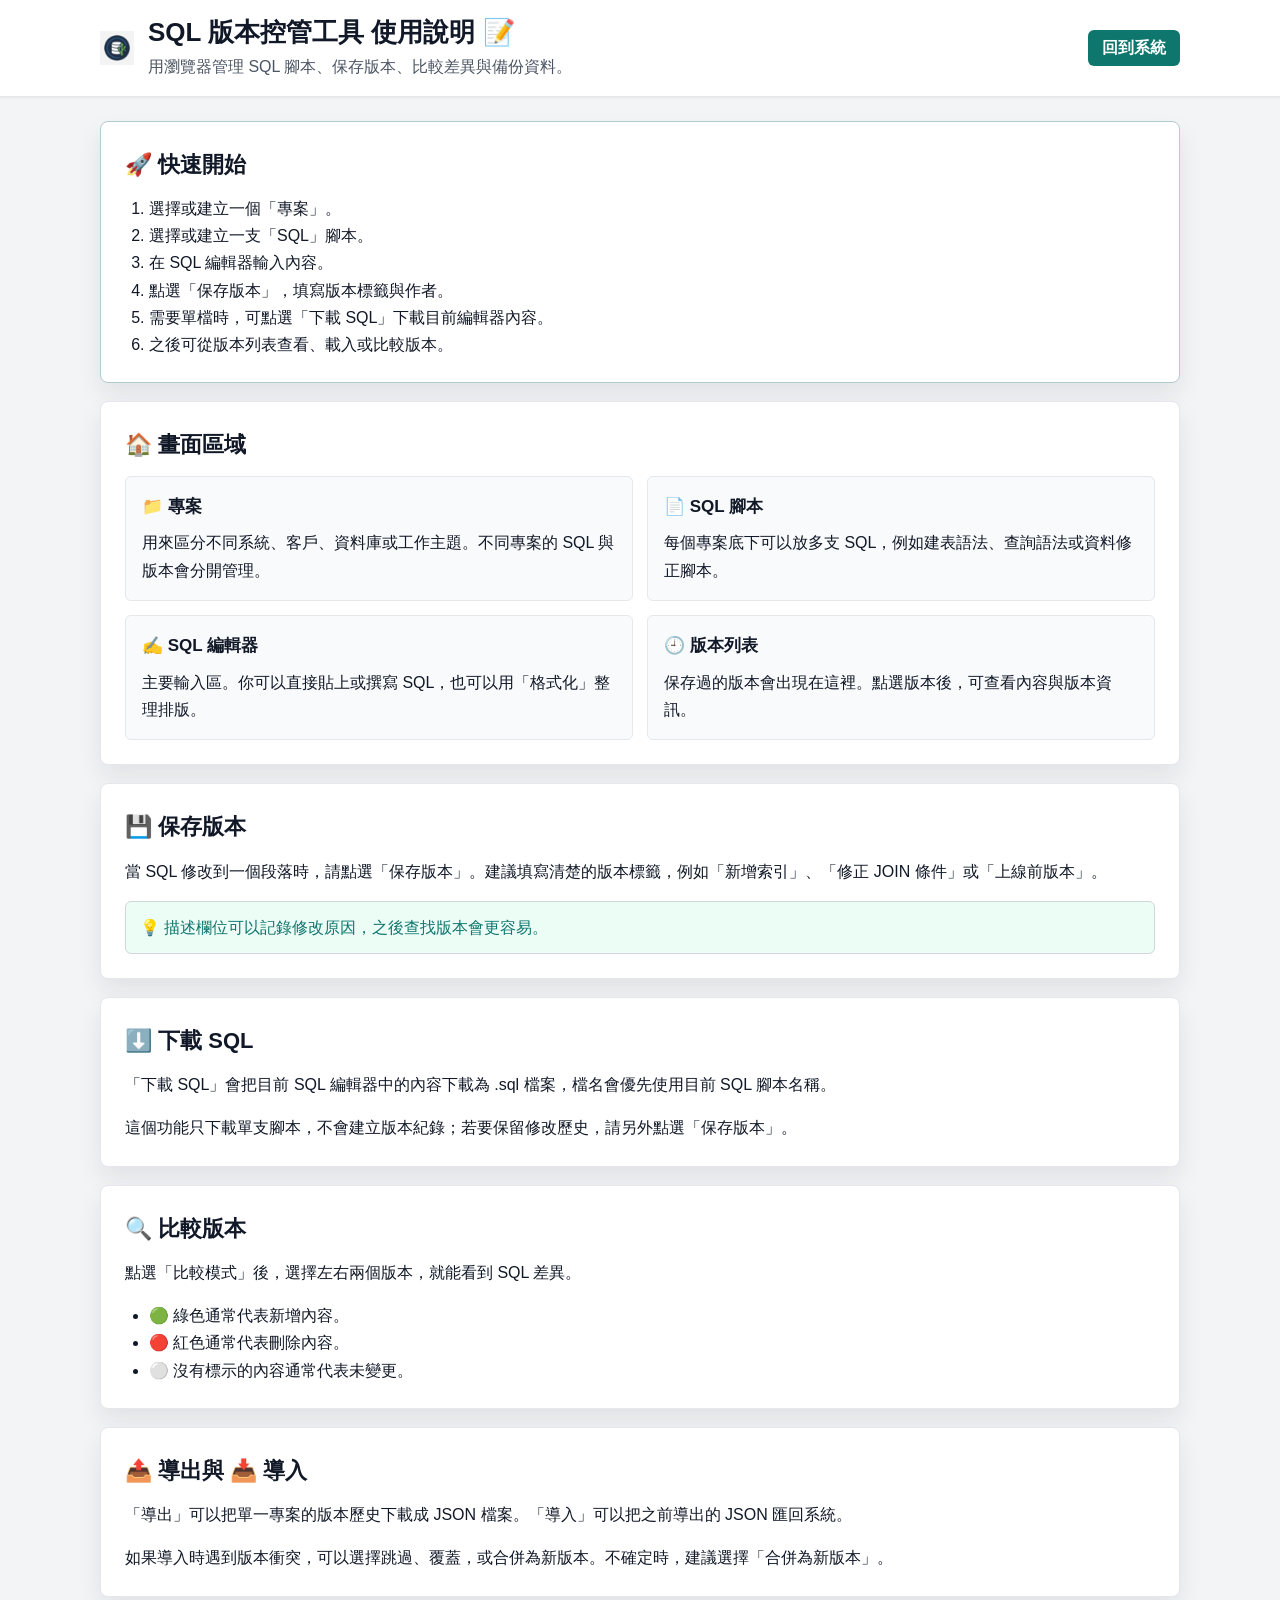
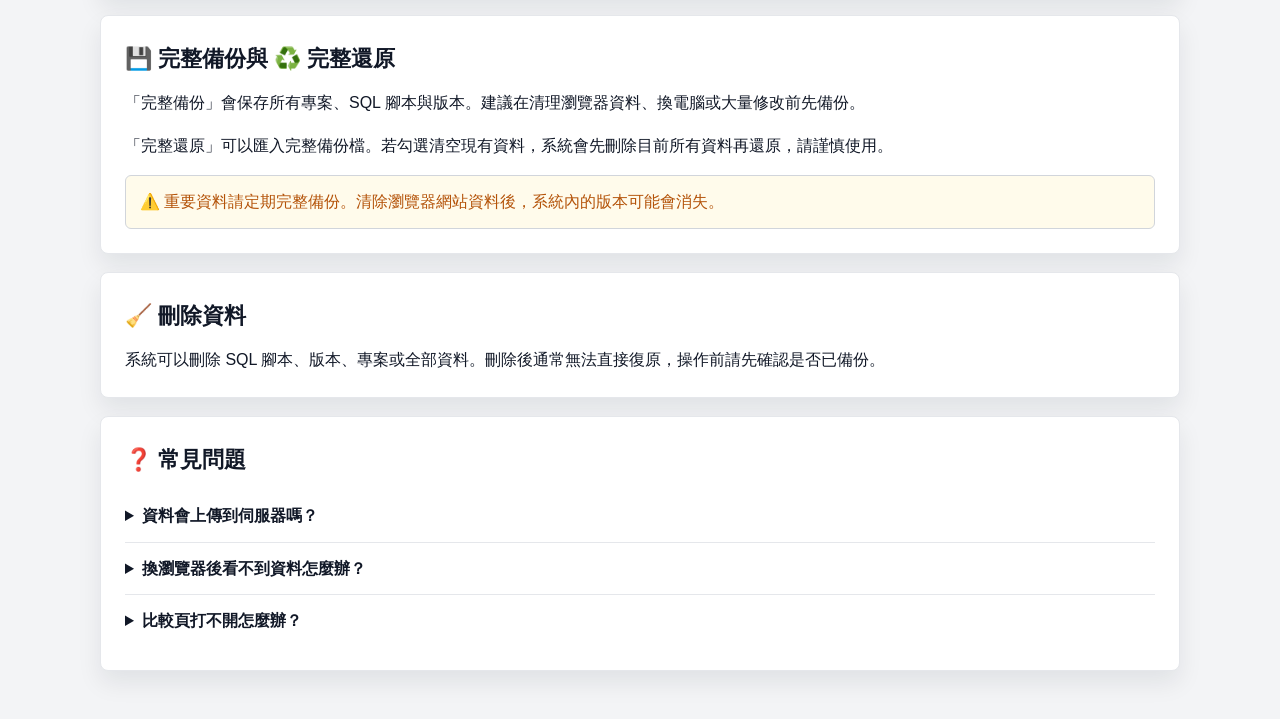
<file: help.html>
<!DOCTYPE html>
<html lang="zh-TW">
<head>
  <meta charset="UTF-8">
  <meta name="viewport" content="width=device-width, initial-scale=1.0">
  <title>SQL 版本控管工具｜使用說明</title>
  <link rel="stylesheet" href="css/help.css">
</head>
<body>
  <header class="help-header">
    <div class="help-header-inner">
      <div class="brand">
        <img src="img/logo.png" alt="SQL 版本控管工具 Logo">
        <div>
          <h1>SQL 版本控管工具 使用說明 📝</h1>
          <p>用瀏覽器管理 SQL 腳本、保存版本、比較差異與備份資料。</p>
        </div>
      </div>
      <a class="back-link" href="index.html">回到系統</a>
    </div>
  </header>

  <main class="help-main">
    <section class="quick-start">
      <h2>🚀 快速開始</h2>
      <ol>
        <li>選擇或建立一個「專案」。</li>
        <li>選擇或建立一支「SQL」腳本。</li>
        <li>在 SQL 編輯器輸入內容。</li>
        <li>點選「保存版本」，填寫版本標籤與作者。</li>
        <li>需要單檔時，可點選「下載 SQL」下載目前編輯器內容。</li>
        <li>之後可從版本列表查看、載入或比較版本。</li>
      </ol>
    </section>

    <section>
      <h2>🏠 畫面區域</h2>
      <div class="feature-grid">
        <article>
          <h3>📁 專案</h3>
          <p>用來區分不同系統、客戶、資料庫或工作主題。不同專案的 SQL 與版本會分開管理。</p>
        </article>
        <article>
          <h3>📄 SQL 腳本</h3>
          <p>每個專案底下可以放多支 SQL，例如建表語法、查詢語法或資料修正腳本。</p>
        </article>
        <article>
          <h3>✍️ SQL 編輯器</h3>
          <p>主要輸入區。你可以直接貼上或撰寫 SQL，也可以用「格式化」整理排版。</p>
        </article>
        <article>
          <h3>🕘 版本列表</h3>
          <p>保存過的版本會出現在這裡。點選版本後，可查看內容與版本資訊。</p>
        </article>
      </div>
    </section>

    <section>
      <h2>💾 保存版本</h2>
      <p>當 SQL 修改到一個段落時，請點選「保存版本」。建議填寫清楚的版本標籤，例如「新增索引」、「修正 JOIN 條件」或「上線前版本」。</p>
      <div class="tip">💡 描述欄位可以記錄修改原因，之後查找版本會更容易。</div>
    </section>

    <section>
      <h2>⬇️ 下載 SQL</h2>
      <p>「下載 SQL」會把目前 SQL 編輯器中的內容下載為 .sql 檔案，檔名會優先使用目前 SQL 腳本名稱。</p>
      <p>這個功能只下載單支腳本，不會建立版本紀錄；若要保留修改歷史，請另外點選「保存版本」。</p>
    </section>

    <section>
      <h2>🔍 比較版本</h2>
      <p>點選「比較模式」後，選擇左右兩個版本，就能看到 SQL 差異。</p>
      <ul>
        <li>🟢 綠色通常代表新增內容。</li>
        <li>🔴 紅色通常代表刪除內容。</li>
        <li>⚪ 沒有標示的內容通常代表未變更。</li>
      </ul>
    </section>

    <section>
      <h2>📤 導出與 📥 導入</h2>
      <p>「導出」可以把單一專案的版本歷史下載成 JSON 檔案。「導入」可以把之前導出的 JSON 匯回系統。</p>
      <p>如果導入時遇到版本衝突，可以選擇跳過、覆蓋，或合併為新版本。不確定時，建議選擇「合併為新版本」。</p>
    </section>

    <section>
      <h2>💾 完整備份與 ♻️ 完整還原</h2>
      <p>「完整備份」會保存所有專案、SQL 腳本與版本。建議在清理瀏覽器資料、換電腦或大量修改前先備份。</p>
      <p>「完整還原」可以匯入完整備份檔。若勾選清空現有資料，系統會先刪除目前所有資料再還原，請謹慎使用。</p>
      <div class="warning">⚠️ 重要資料請定期完整備份。清除瀏覽器網站資料後，系統內的版本可能會消失。</div>
    </section>

    <section>
      <h2>🧹 刪除資料</h2>
      <p>系統可以刪除 SQL 腳本、版本、專案或全部資料。刪除後通常無法直接復原，操作前請先確認是否已備份。</p>
    </section>

    <section>
      <h2>❓ 常見問題</h2>
      <details>
        <summary>資料會上傳到伺服器嗎？</summary>
        <p>不會。資料主要保存在目前瀏覽器本機。</p>
      </details>
      <details>
        <summary>換瀏覽器後看不到資料怎麼辦？</summary>
        <p>不同瀏覽器的本機資料不會自動共用。請先在原瀏覽器做完整備份，再到新瀏覽器完整還原。</p>
      </details>
      <details>
        <summary>比較頁打不開怎麼辦？</summary>
        <p>請先確認已保存至少兩個版本，並使用本機伺服器開啟系統，不要直接用 file:// 開啟。</p>
      </details>
    </section>
  </main>
</body>
</html>
</file>
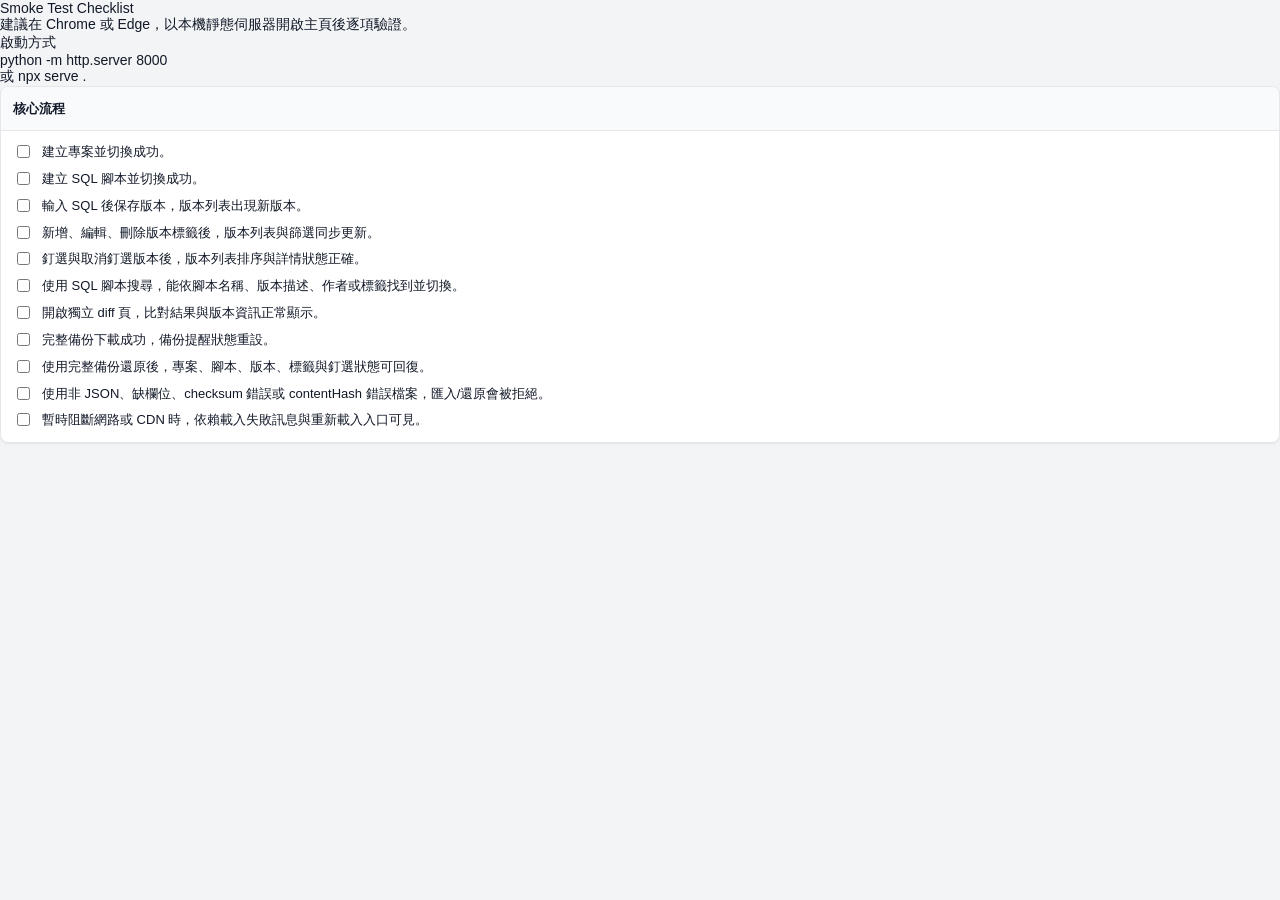
<file: smoke-test.html>
<!DOCTYPE html>
<html lang="zh-TW">
<head>
  <meta charset="UTF-8">
  <meta name="viewport" content="width=device-width, initial-scale=1.0">
  <title>SQLScriptManage Smoke Test Checklist</title>
  <link rel="stylesheet" href="css/styles.css">
</head>
<body>
  <main class="diff-page">
    <section class="summary-panel">
      <div class="version-meta">
        <div class="title">Smoke Test Checklist</div>
        <div>建議在 Chrome 或 Edge，以本機靜態伺服器開啟主頁後逐項驗證。</div>
      </div>
      <div class="version-meta">
        <div class="title">啟動方式</div>
        <div>python -m http.server 8000</div>
        <div>或 npx serve .</div>
      </div>
    </section>

    <section class="card">
      <div class="card-header">
        <h3>核心流程</h3>
      </div>
      <div class="card-body">
        <label class="checkbox-label"><input type="checkbox"><span>建立專案並切換成功。</span></label>
        <label class="checkbox-label"><input type="checkbox"><span>建立 SQL 腳本並切換成功。</span></label>
        <label class="checkbox-label"><input type="checkbox"><span>輸入 SQL 後保存版本，版本列表出現新版本。</span></label>
        <label class="checkbox-label"><input type="checkbox"><span>新增、編輯、刪除版本標籤後，版本列表與篩選同步更新。</span></label>
        <label class="checkbox-label"><input type="checkbox"><span>釘選與取消釘選版本後，版本列表排序與詳情狀態正確。</span></label>
        <label class="checkbox-label"><input type="checkbox"><span>使用 SQL 腳本搜尋，能依腳本名稱、版本描述、作者或標籤找到並切換。</span></label>
        <label class="checkbox-label"><input type="checkbox"><span>開啟獨立 diff 頁，比對結果與版本資訊正常顯示。</span></label>
        <label class="checkbox-label"><input type="checkbox"><span>完整備份下載成功，備份提醒狀態重設。</span></label>
        <label class="checkbox-label"><input type="checkbox"><span>使用完整備份還原後，專案、腳本、版本、標籤與釘選狀態可回復。</span></label>
        <label class="checkbox-label"><input type="checkbox"><span>使用非 JSON、缺欄位、checksum 錯誤或 contentHash 錯誤檔案，匯入/還原會被拒絕。</span></label>
        <label class="checkbox-label"><input type="checkbox"><span>暫時阻斷網路或 CDN 時，依賴載入失敗訊息與重新載入入口可見。</span></label>
      </div>
    </section>
  </main>
</body>
</html>
</file>
<file: css/help.css>
:root {
  --primary: #7c3aed;
  --accent: #0f766e;
  --bg-page: #f3f4f6;
  --bg-surface: #ffffff;
  --bg-subtle: #f9fafb;
  --text-primary: #111827;
  --text-secondary: #4b5563;
  --text-muted: #6b7280;
  --border-light: #e5e7eb;
  --border-strong: #d1d5db;
  --success-bg: #ecfdf5;
  --warning-bg: #fffbeb;
  --warning: #b45309;
  --radius-md: 6px;
  --radius-lg: 8px;
  --shadow-sm: 0 1px 2px rgba(15, 23, 42, 0.06);
  --shadow-md: 0 12px 24px rgba(15, 23, 42, 0.08);
  --font-family: Inter, -apple-system, BlinkMacSystemFont, "Segoe UI", "Helvetica Neue", Arial, sans-serif;
}

* {
  box-sizing: border-box;
}

body {
  margin: 0;
  background: var(--bg-page);
  color: var(--text-primary);
  font-family: var(--font-family);
  font-size: 16px;
  line-height: 1.7;
}

.help-header {
  position: sticky;
  top: 0;
  z-index: 10;
  background: rgba(255, 255, 255, 0.96);
  border-bottom: 1px solid var(--border-light);
  box-shadow: var(--shadow-sm);
}

.help-header-inner {
  display: flex;
  align-items: center;
  justify-content: space-between;
  gap: 20px;
  width: min(1080px, calc(100% - 32px));
  margin: 0 auto;
  padding: 16px 0;
}

.brand {
  display: flex;
  align-items: center;
  gap: 14px;
  min-width: 0;
}

.brand img {
  width: auto;
  height: 34px;
}

h1,
h2,
h3,
p {
  margin-top: 0;
}

h1 {
  margin-bottom: 4px;
  font-size: 26px;
  line-height: 1.25;
}

.brand p {
  margin-bottom: 0;
  color: var(--text-secondary);
}

.back-link {
  flex: 0 0 auto;
  display: inline-flex;
  align-items: center;
  min-height: 36px;
  padding: 0 14px;
  color: #ffffff;
  text-decoration: none;
  background: var(--accent);
  border-radius: var(--radius-md);
  font-weight: 700;
}

.back-link:hover {
  background: #115e59;
}

.help-main {
  width: min(1080px, calc(100% - 32px));
  margin: 24px auto 48px;
}

section {
  margin-bottom: 18px;
  padding: 24px;
  background: var(--bg-surface);
  border: 1px solid var(--border-light);
  border-radius: var(--radius-lg);
  box-shadow: var(--shadow-md);
}

.quick-start {
  border-color: color-mix(in srgb, var(--accent) 24%, var(--border-light));
}

h2 {
  margin-bottom: 12px;
  font-size: 22px;
}

h3 {
  margin-bottom: 8px;
  font-size: 17px;
}

ol,
ul {
  margin: 0;
  padding-left: 24px;
}

.feature-grid {
  display: grid;
  grid-template-columns: repeat(2, minmax(0, 1fr));
  gap: 14px;
}

article {
  padding: 16px;
  background: var(--bg-subtle);
  border: 1px solid var(--border-light);
  border-radius: var(--radius-md);
}

article p,
section > p:last-child,
details p {
  margin-bottom: 0;
}

.tip,
.warning {
  margin-top: 14px;
  padding: 12px 14px;
  border-radius: var(--radius-md);
  border: 1px solid var(--border-strong);
}

.tip {
  background: var(--success-bg);
  color: var(--accent);
}

.warning {
  background: var(--warning-bg);
  color: var(--warning);
}

details {
  padding: 12px 0;
  border-top: 1px solid var(--border-light);
}

details:first-of-type {
  border-top: none;
}

summary {
  cursor: pointer;
  color: var(--text-primary);
  font-weight: 700;
}

summary:hover {
  color: var(--primary);
}

@media (max-width: 720px) {
  .help-header-inner,
  .brand {
    align-items: flex-start;
    flex-direction: column;
  }

  .help-header {
    position: static;
  }

  h1 {
    font-size: 22px;
  }

  .feature-grid {
    grid-template-columns: 1fr;
  }

  section {
    padding: 18px;
  }
}
</file>
<file: css/styles.css>
/* SQL version management app */

:root {
  --primary: #7c3aed;
  --primary-hover: #6d28d9;
  --primary-soft: #f3e8ff;
  --primary-button-bg: #ede9fe;
  --primary-button-hover: #ddd6fe;
  --primary-button-text: #4c1d95;
  --accent: #0f766e;
  --bg-page: #f3f4f6;
  --bg-surface: #ffffff;
  --bg-subtle: #f9fafb;
  --bg-raised: #ffffff;
  --text-primary: #111827;
  --text-secondary: #4b5563;
  --text-muted: #6b7280;
  --text-inverse: #ffffff;
  --border-light: #e5e7eb;
  --border-strong: #d1d5db;
  --success: #15803d;
  --success-bg: #ecfdf5;
  --warning: #b45309;
  --warning-bg: #fffbeb;
  --error: #dc2626;
  --error-bg: #fef2f2;
  --info: #7c3aed;
  --info-bg: #f3e8ff;
  --shadow-sm: 0 1px 2px rgba(15, 23, 42, 0.06);
  --shadow-md: 0 12px 24px rgba(15, 23, 42, 0.08);
  --shadow-lg: 0 24px 48px rgba(15, 23, 42, 0.16);
  --radius-sm: 4px;
  --radius-md: 6px;
  --radius-lg: 8px;
  --font-family: Inter, -apple-system, BlinkMacSystemFont, "Segoe UI", "Helvetica Neue", Arial, sans-serif;
  --mono-font: "SFMono-Regular", Consolas, "Liberation Mono", Menlo, monospace;
}

[data-theme="dark"] {
  --primary: #c4b5fd;
  --primary-hover: #ddd6fe;
  --primary-soft: #312e81;
  --primary-button-bg: #4c1d95;
  --primary-button-hover: #5b21b6;
  --primary-button-text: #f5f3ff;
  --accent: #2dd4bf;
  --bg-page: #0f172a;
  --bg-surface: #111827;
  --bg-subtle: #1f2937;
  --bg-raised: #182235;
  --text-primary: #f9fafb;
  --text-secondary: #d1d5db;
  --text-muted: #9ca3af;
  --text-inverse: #0f172a;
  --border-light: #263244;
  --border-strong: #374151;
  --success: #4ade80;
  --success-bg: #052e16;
  --warning: #fbbf24;
  --warning-bg: #451a03;
  --error: #f87171;
  --error-bg: #450a0a;
  --info: #c4b5fd;
  --info-bg: #312e81;
  --shadow-sm: 0 1px 2px rgba(0, 0, 0, 0.35);
  --shadow-md: 0 12px 24px rgba(0, 0, 0, 0.35);
  --shadow-lg: 0 24px 48px rgba(0, 0, 0, 0.45);
}

* {
  box-sizing: border-box;
}

html,
body {
  width: 100%;
  height: 100%;
  margin: 0;
}

body {
  display: flex;
  flex-direction: column;
  overflow: hidden;
  background: var(--bg-page);
  color: var(--text-primary);
  font-family: var(--font-family);
  font-size: 14px;
  letter-spacing: 0;
}

button,
input,
select,
textarea {
  font: inherit;
}

button,
select {
  cursor: pointer;
}

.navbar {
  position: relative;
  flex: 0 0 auto;
  z-index: 100;
  display: grid;
  grid-template-columns: minmax(420px, 1.3fr) minmax(380px, 1fr) minmax(360px, 1.1fr);
  align-items: center;
  gap: 16px;
  min-height: 0;
  padding: 10px 16px;
  background: var(--bg-surface);
  border-bottom: 1px solid var(--border-light);
  box-shadow: var(--shadow-sm);
}

.navbar-left,
.navbar-center,
.navbar-right,
.center-actions,
.scope-selectors,
.project-selector,
.script-selector,
.brand-panel,
.logo-section {
  display: flex;
  align-items: center;
  min-width: 0;
}

.navbar-left {
  gap: 20px;
  align-items: flex-start;
}

.navbar-center {
  justify-content: center;
}

.navbar-right {
  justify-content: flex-end;
  gap: 8px;
  flex-wrap: wrap;
}

.brand-panel {
  flex: 0 0 178px;
  flex-direction: column;
  align-items: stretch;
  gap: 8px;
}

.logo-section {
  flex: 0 0 auto;
  gap: 10px;
  min-height: 34px;
}

.logo-image {
  width: auto;
  height: 22px;
  display: block;
  object-fit: contain;
}

.app-title {
  margin: 0;
  color: var(--text-primary);
  font-size: 18px;
  font-weight: 700;
  white-space: nowrap;
}

.scope-selectors {
  flex: 1 1 auto;
  flex-direction: column;
  align-items: stretch;
  gap: 6px;
  min-width: 280px;
}

.project-selector,
.script-selector {
  flex: 1 1 auto;
  gap: 8px;
  min-width: 0;
}

.project-selector label,
.script-selector label {
  color: var(--text-muted);
  font-size: 12px;
  font-weight: 700;
  text-transform: uppercase;
}

.project-select,
.version-select,
.form-input,
.form-textarea,
.search-input,
.filter-input,
.filter-select,
.info-input {
  min-width: 0;
  color: var(--text-primary);
  background: var(--bg-surface);
  border: 1px solid var(--border-strong);
  border-radius: var(--radius-md);
  transition: border-color 0.15s ease, box-shadow 0.15s ease, background 0.15s ease;
}

.project-select {
  flex: 1;
  height: 34px;
  padding: 0 34px 0 10px;
  font-size: 13px;
}

.form-input,
.form-textarea {
  width: 100%;
  padding: 9px 10px;
  font-size: 13px;
}

.form-textarea {
  min-height: 96px;
  resize: vertical;
}

.project-select:focus,
.version-select:focus,
.form-input:focus,
.form-textarea:focus,
.search-input:focus,
.filter-input:focus,
.filter-select:focus,
.info-input:focus {
  outline: none;
  border-color: var(--primary);
  box-shadow: 0 0 0 3px color-mix(in srgb, var(--primary) 18%, transparent);
}

.btn {
  display: inline-flex;
  align-items: center;
  justify-content: center;
  gap: 7px;
  min-height: 34px;
  padding: 0 12px;
  border: 1px solid transparent;
  border-radius: var(--radius-md);
  background: transparent;
  color: var(--text-primary);
  font-size: 13px;
  font-weight: 650;
  line-height: 1;
  text-decoration: none;
  white-space: nowrap;
  flex: 0 0 auto;
  transition: background 0.15s ease, border-color 0.15s ease, color 0.15s ease, box-shadow 0.15s ease;
}

.btn:hover {
  background: var(--bg-subtle);
}

.btn .icon {
  display: inline-flex;
  align-items: center;
  justify-content: center;
  min-width: 16px;
  font-size: 15px;
  line-height: 1;
}

.btn-primary,
.btn-action {
  color: var(--primary-button-text);
  background: var(--primary-button-bg);
  border-color: color-mix(in srgb, var(--primary) 26%, var(--border-light));
  box-shadow: var(--shadow-sm);
}

.btn-primary:hover,
.btn-action:hover {
  color: var(--primary-button-text);
  background: var(--primary-button-hover);
  border-color: color-mix(in srgb, var(--primary) 40%, var(--border-light));
}

.btn-secondary {
  background: var(--bg-subtle);
  border-color: var(--border-strong);
}

.btn-secondary:hover {
  color: var(--primary);
  background: var(--primary-soft);
  border-color: var(--primary);
}

.btn-help {
  justify-content: flex-start;
  width: 100%;
  min-height: 32px;
  color: var(--accent);
  background: var(--success-bg);
  border-color: color-mix(in srgb, var(--accent) 28%, var(--border-light));
  font-weight: 700;
}

.btn-help:hover {
  color: var(--text-inverse);
  background: var(--accent);
  border-color: var(--accent);
}

.btn-nav,
.btn-ghost {
  background: transparent;
  border-color: var(--border-light);
  color: var(--text-secondary);
}

.btn-nav:hover,
.btn-ghost:hover {
  color: var(--primary);
  background: var(--primary-soft);
  border-color: color-mix(in srgb, var(--primary) 35%, var(--border-light));
}

.btn-danger {
  color: var(--error);
  background: var(--error-bg);
  border-color: color-mix(in srgb, var(--error) 24%, var(--border-light));
}

.btn-danger:hover {
  color: var(--text-inverse);
  background: var(--error);
  border-color: var(--error);
}

.btn-compact {
  min-height: 32px;
  padding: 0 10px;
}

.center-actions {
  gap: 8px;
}

.center-actions .btn-action {
  min-width: 104px;
}

.btn-icon,
.btn-close,
.btn-search {
  display: inline-flex;
  align-items: center;
  justify-content: center;
  width: 34px;
  height: 34px;
  padding: 0;
  border-radius: var(--radius-md);
}

.btn-icon {
  border: 1px solid var(--border-light);
  background: var(--bg-surface);
  color: var(--text-secondary);
}

.btn-icon:hover {
  color: var(--primary);
  background: var(--primary-soft);
}

.btn-close {
  border: none;
  background: transparent;
  color: var(--text-muted);
  font-size: 22px;
}

.btn-close:hover {
  color: var(--error);
  background: var(--error-bg);
}

.btn-search {
  flex: 0 0 auto;
  border: 1px solid var(--border-strong);
  background: var(--bg-subtle);
  color: var(--text-secondary);
}

.btn-search:hover {
  color: var(--primary);
  border-color: var(--primary);
  background: var(--primary-soft);
}

.init-status {
  display: inline-flex;
  align-items: center;
  flex: 0 0 auto;
  min-height: 30px;
  padding: 0 10px;
  border-radius: 999px;
  font-size: 12px;
  font-weight: 700;
  white-space: nowrap;
}

.status-pending {
  color: var(--warning);
  background: var(--warning-bg);
}

.status-success {
  color: var(--success);
  background: var(--success-bg);
}

.status-error {
  color: var(--error);
  background: var(--error-bg);
}

.container {
  flex: 1 1 auto;
  display: grid;
  grid-template-columns: minmax(0, 1fr) minmax(300px, 360px);
  gap: 14px;
  min-height: 0;
  padding: 14px;
  background: var(--bg-page);
}

.editor-panel,
.sidebar {
  min-width: 0;
  min-height: 0;
  display: flex;
  flex-direction: column;
  gap: 14px;
  overflow: auto;
}

.editor-panel {
  overflow: hidden;
}

.sidebar {
  padding-right: 2px;
}

.editor-panel::-webkit-scrollbar,
.sidebar::-webkit-scrollbar,
.version-tree::-webkit-scrollbar,
.diff-content::-webkit-scrollbar,
.modal::-webkit-scrollbar {
  width: 10px;
  height: 10px;
}

.editor-panel::-webkit-scrollbar-thumb,
.sidebar::-webkit-scrollbar-thumb,
.version-tree::-webkit-scrollbar-thumb,
.diff-content::-webkit-scrollbar-thumb,
.modal::-webkit-scrollbar-thumb {
  background: color-mix(in srgb, var(--text-muted) 42%, transparent);
  border: 3px solid transparent;
  border-radius: 999px;
  background-clip: content-box;
}

.card {
  overflow: hidden;
  background: var(--bg-surface);
  border: 1px solid var(--border-light);
  border-radius: var(--radius-lg);
  box-shadow: var(--shadow-sm);
}

.card-header {
  display: flex;
  align-items: center;
  justify-content: space-between;
  min-height: 44px;
  padding: 10px 12px;
  background: var(--bg-subtle);
  border-bottom: 1px solid var(--border-light);
}

.card-header h3 {
  margin: 0;
  color: var(--text-primary);
  font-size: 13px;
  font-weight: 750;
}

.card-body {
  padding: 12px;
}

.card-editor {
  flex: 1 1 auto;
  min-height: 0;
  display: flex;
  flex-direction: column;
}

.card-editor .card-body {
  display: flex;
  flex: 1;
  min-height: 0;
  flex-direction: column;
  padding: 0;
}

.monaco-host {
  width: 100%;
  height: 500px;
  min-height: 320px;
  flex: 1 1 auto;
}

.editor-stats {
  display: flex;
  align-items: center;
  gap: 10px;
  min-height: 32px;
  padding: 0 12px;
  color: var(--text-muted);
  background: var(--bg-subtle);
  border-top: 1px solid var(--border-light);
  font-size: 12px;
}

.editor-stats strong {
  color: var(--text-primary);
}

.stat-divider,
.status-divider {
  color: var(--border-strong);
}

.card-version-tree {
  flex: 1 1 auto;
  min-height: 520px;
  display: flex;
  flex-direction: column;
}

.card-version-tree .card-body,
.card-detail .card-body {
  min-height: 0;
  display: flex;
  flex: 1;
  flex-direction: column;
  padding: 0;
}

.search-box {
  display: flex;
  gap: 8px;
  padding: 10px;
  border-bottom: 1px solid var(--border-light);
}

.search-input {
  flex: 1;
  height: 34px;
  padding: 0 10px;
  font-size: 13px;
}

.version-filters {
  display: grid;
  gap: 6px;
  padding: 8px 10px;
  background: var(--bg-subtle);
  border-bottom: 1px solid var(--border-light);
}

.filter-row {
  display: grid;
  grid-template-columns: repeat(2, minmax(0, 1fr));
  gap: 8px;
}

.filter-control {
  min-width: 0;
}

.filter-control span {
  display: block;
  margin-bottom: 3px;
  color: var(--text-muted);
  font-size: 11px;
  font-weight: 750;
}

.filter-input,
.filter-select {
  width: 100%;
  height: 30px;
  padding: 0 8px;
  font-size: 12px;
}

.btn-filter-reset {
  align-self: end;
  width: 100%;
  min-height: 30px;
}

.version-filter-summary {
  overflow: hidden;
  color: var(--text-muted);
  font-size: 11px;
  line-height: 1.4;
  text-overflow: ellipsis;
  white-space: nowrap;
}

.version-tree {
  flex: 1 1 auto;
  min-height: 0;
  overflow: auto;
}

.version-item {
  display: block;
  min-height: 68px;
  padding: 12px 12px 12px 10px;
  border-bottom: 1px solid var(--border-light);
  border-left: 3px solid transparent;
  cursor: pointer;
  transition: background 0.15s ease, border-color 0.15s ease;
}

.version-item:hover {
  background: var(--bg-subtle);
  border-left-color: var(--border-strong);
}

.version-item.active {
  background: var(--primary-soft);
  border-left-color: var(--primary);
}

.version-item-header {
  display: flex;
  align-items: center;
  gap: 8px;
  margin-bottom: 5px;
}

.version-toggle {
  flex: 0 0 auto;
  width: 18px;
  height: 18px;
  padding: 0;
  border: none;
  background: transparent;
  color: var(--text-muted);
}

.version-item-header .version-id {
  min-width: 0;
  flex: 0 1 42%;
  overflow: hidden;
  color: var(--text-muted);
  font-family: var(--mono-font);
  font-size: 11px;
  text-align: right;
  text-overflow: ellipsis;
  white-space: nowrap;
}

.version-item-header .version-description {
  min-width: 0;
  flex: 1 1 auto;
  overflow: hidden;
  color: var(--primary);
  font-size: 12px;
  font-weight: 750;
  text-overflow: ellipsis;
  white-space: nowrap;
}

.version-label {
  color: var(--primary);
  font-size: 12px;
  font-weight: 750;
}

.version-item-detail {
  margin-left: 26px;
  color: var(--text-muted);
  font-size: 11px;
}

.version-tags {
  display: flex;
  flex-wrap: wrap;
  gap: 5px;
  margin: 8px 0 0 26px;
}

.version-tag {
  max-width: 100%;
  overflow: hidden;
  padding: 2px 7px;
  color: var(--text-secondary);
  background: var(--bg-subtle);
  border: 1px solid var(--border-strong);
  border-radius: 999px;
  font-size: 11px;
  font-weight: 700;
  line-height: 1.4;
  text-overflow: ellipsis;
  white-space: nowrap;
}

.version-pin {
  flex: 0 0 auto;
  padding: 2px 6px;
  color: var(--warning);
  border: 1px solid var(--warning);
  border-radius: 999px;
  font-size: 10px;
  font-weight: 700;
}

.tag-management-body,
.script-search-results,
.tag-management-list {
  display: grid;
  gap: 10px;
}

.tag-editor-grid {
  display: grid;
  grid-template-columns: minmax(0, 1fr) 96px;
  gap: 10px;
}

.color-input {
  padding: 3px;
}

.tag-row,
.script-result-item {
  display: grid;
  gap: 6px;
  padding: 10px;
  background: var(--bg-surface);
  border: 1px solid var(--border-light);
  border-radius: 8px;
}

.tag-row-main,
.script-result-main {
  display: flex;
  align-items: center;
  justify-content: space-between;
  gap: 10px;
}

.tag-row-actions {
  display: flex;
  justify-content: flex-end;
  gap: 8px;
}

.tag-color-dot {
  width: 12px;
  height: 12px;
  flex: 0 0 auto;
  border: 1px solid var(--border-strong);
  border-radius: 999px;
}

.script-result-meta,
.tag-row-description {
  color: var(--text-muted);
  font-size: 12px;
}

.version-pagination {
  display: grid;
  grid-template-columns: minmax(74px, auto) minmax(0, 1fr) minmax(74px, auto);
  align-items: center;
  gap: 8px;
  padding: 8px 10px 10px;
  border-top: 1px solid var(--border-light);
}

.version-pagination[hidden] {
  display: none;
}

.version-pagination span {
  color: var(--text-muted);
  font-size: 12px;
  font-weight: 700;
  text-align: center;
}

.card-detail {
  flex: 0 0 190px;
  min-height: 150px;
  max-height: 210px;
  display: flex;
  flex-direction: column;
}

.card-detail .card-body {
  overflow: auto;
  padding: 8px 10px;
}

.placeholder-text,
.empty-state {
  margin: auto;
  padding: 24px 12px;
  color: var(--text-muted);
  text-align: center;
  font-size: 13px;
}

.empty-state {
  margin: 0;
}

.detail-list {
  display: flex;
  flex-direction: column;
  gap: 5px;
}

.detail-row {
  display: grid;
  grid-template-columns: 64px minmax(0, 1fr);
  gap: 8px;
  align-items: start;
  padding-bottom: 5px;
  border-bottom: 1px solid var(--border-light);
  font-size: 11px;
}

.detail-row span {
  color: var(--text-muted);
}

.detail-row strong {
  min-width: 0;
  overflow-wrap: anywhere;
  color: var(--text-primary);
  font-weight: 650;
}

.detail-row .detail-diff {
  color: var(--accent);
  font-family: var(--mono-font);
}

.card-diff .card-body {
  max-height: 58vh;
  padding: 0;
  overflow: auto;
}

.diff-viewer {
  background: var(--bg-surface);
}

.diff-header-info,
.diff-stats-bar {
  padding: 10px 12px;
  background: var(--bg-subtle);
  border-bottom: 1px solid var(--border-light);
}

.diff-versions,
.diff-stats-bar {
  display: flex;
  flex-wrap: wrap;
  align-items: center;
  gap: 10px;
  font-size: 12px;
}

.diff-versions .version-id {
  color: var(--text-primary);
  font-weight: 700;
}

.diff-versions .arrow {
  color: var(--text-muted);
}

.stat-added {
  color: var(--success);
  font-weight: 750;
}

.stat-removed {
  color: var(--error);
  font-weight: 750;
}

.stat-total {
  margin-left: auto;
  color: var(--text-muted);
}

.diff-content {
  max-height: 55vh;
  overflow: auto;
}

.diff-table {
  width: 100%;
  border-collapse: collapse;
  font-family: var(--mono-font);
  font-size: 12px;
}

.diff-table tr {
  border-bottom: 1px solid var(--border-light);
}

.diff-table td {
  padding: 4px 8px;
  color: var(--text-primary);
  vertical-align: top;
}

.diff-table .line-number {
  width: 54px;
  color: var(--text-muted);
  background: var(--bg-subtle);
  text-align: right;
}

.diff-table .line-marker {
  width: 24px;
  color: var(--text-muted);
  text-align: center;
  font-weight: 800;
}

.diff-table .line-content {
  white-space: pre-wrap;
  word-break: break-word;
}

.diff-added,
.diff-highlight-added {
  background: var(--success-bg);
  border-left: 3px solid var(--success);
}

.diff-removed,
.diff-highlight-removed {
  background: var(--error-bg);
  border-left: 3px solid var(--error);
}

.diff-added .line-marker::before {
  content: "+";
  color: var(--success);
}

.diff-removed .line-marker::before {
  content: "-";
  color: var(--error);
}

.diff-unchanged {
  background: var(--bg-surface);
  border-left: 3px solid transparent;
}

.modal-overlay {
  position: fixed;
  inset: 0;
  z-index: 1000;
  display: flex;
  align-items: center;
  justify-content: center;
  padding: 24px;
  background: rgba(15, 23, 42, 0.5);
}

.modal {
  width: min(92vw, 520px);
  max-height: min(86vh, 760px);
  overflow: auto;
  background: var(--bg-surface);
  border: 1px solid var(--border-light);
  border-radius: var(--radius-lg);
  box-shadow: var(--shadow-lg);
}

.modal-large {
  width: min(92vw, 860px);
}

.modal-header,
.modal-footer {
  display: flex;
  align-items: center;
  gap: 12px;
  padding: 14px 16px;
}

.modal-header {
  justify-content: space-between;
  border-bottom: 1px solid var(--border-light);
}

.modal-header h2 {
  margin: 0;
  color: var(--text-primary);
  font-size: 17px;
  font-weight: 750;
}

.modal-body {
  padding: 16px;
}

.modal-footer {
  justify-content: flex-end;
  background: var(--bg-subtle);
  border-top: 1px solid var(--border-light);
}

.modal-footer .btn {
  min-width: 96px;
}

.form-group {
  margin-bottom: 16px;
}

.form-group:last-child {
  margin-bottom: 0;
}

.form-group > label {
  display: block;
  margin-bottom: 6px;
  color: var(--text-secondary);
  font-size: 12px;
  font-weight: 750;
}

.required {
  color: var(--error);
}

.form-help {
  margin: 8px 0 0;
  color: var(--text-muted);
  font-size: 12px;
  line-height: 1.5;
}

.checkbox-label,
.radio-label {
  display: flex;
  align-items: flex-start;
  gap: 9px;
  color: var(--text-primary);
  cursor: pointer;
  font-size: 13px;
  line-height: 1.45;
}

.checkbox-label + .checkbox-label,
.radio-label + .radio-label {
  margin-top: 8px;
}

.checkbox-label input,
.radio-label input {
  flex: 0 0 auto;
  margin-top: 2px;
  accent-color: var(--primary);
}

.danger-option {
  color: var(--error);
  font-weight: 750;
}

.callout,
.conflict-intro,
.conflict-strategy-panel,
.parent-version-note {
  padding: 12px;
  border: 1px solid var(--border-light);
  border-left-width: 4px;
  border-radius: var(--radius-md);
  margin-bottom: 16px;
  font-size: 13px;
}

.callout p,
.conflict-intro p,
.parent-version-note p {
  margin: 0;
}

.callout ul {
  margin: 8px 0 0;
  padding-left: 20px;
  color: var(--text-secondary);
}

.callout ol {
  margin: 8px 0 0;
  padding-left: 20px;
  color: var(--text-secondary);
}

.callout-title {
  margin: 0;
  font-weight: 750;
}

.callout-info,
.parent-version-note {
  color: var(--info);
  background: var(--info-bg);
  border-left-color: var(--info);
}

.callout-warning,
.conflict-intro,
.conflict-strategy-panel {
  color: var(--warning);
  background: var(--warning-bg);
  border-left-color: var(--warning);
}

.callout-danger {
  color: var(--error);
  background: var(--error-bg);
  border-left-color: var(--error);
}

.dialog-intro {
  margin: 0 0 12px;
  color: var(--text-secondary);
}

.choice-list {
  display: grid;
  gap: 8px;
}

.choice-item {
  display: flex;
  align-items: center;
  gap: 10px;
  min-height: 40px;
  padding: 10px 12px;
  color: var(--text-primary);
  background: var(--bg-subtle);
  border: 1px solid var(--border-light);
  border-radius: var(--radius-md);
  cursor: pointer;
}

.choice-item:hover {
  border-color: var(--primary);
}

.toast-container {
  position: fixed;
  right: 18px;
  bottom: 18px;
  z-index: 1200;
  display: grid;
  gap: 8px;
  width: min(360px, calc(100vw - 32px));
}

.toast {
  padding: 11px 13px;
  color: var(--text-primary);
  background: var(--bg-surface);
  border: 1px solid var(--border-light);
  border-left: 4px solid var(--info);
  border-radius: var(--radius-md);
  box-shadow: var(--shadow-md);
  transition: opacity 0.18s ease, transform 0.18s ease;
}

.toast-success {
  border-left-color: var(--success);
}

.toast-danger {
  border-left-color: var(--error);
}

.toast-warning {
  border-left-color: var(--warning);
}

.toast-leaving {
  opacity: 0;
  transform: translateY(6px);
}

.help-modal-body {
  display: grid;
  gap: 14px;
}

.help-topic-grid {
  display: grid;
  grid-template-columns: repeat(2, minmax(0, 1fr));
  gap: 12px;
}

.help-topic {
  padding: 14px;
  background: var(--bg-subtle);
  border: 1px solid var(--border-light);
  border-radius: var(--radius-md);
}

.help-topic h3 {
  margin: 0 0 8px;
  color: var(--text-primary);
  font-size: 15px;
  font-weight: 750;
}

.help-topic p {
  margin: 0;
  color: var(--text-secondary);
  font-size: 13px;
  line-height: 1.6;
}

.parent-version-note {
  display: flex;
  flex-direction: column;
  gap: 4px;
}

.parent-version-note span {
  color: var(--text-secondary);
}

.stats-grid-wrap,
.restore-file-info {
  padding: 12px;
  margin-bottom: 16px;
  background: var(--bg-subtle);
  border: 1px solid var(--border-light);
  border-radius: var(--radius-md);
  font-size: 13px;
}

.restore-file-info h4 {
  margin: 0 0 10px;
  font-size: 13px;
}

.stats-grid {
  display: grid;
  grid-template-columns: repeat(2, minmax(0, 1fr));
  gap: 8px 12px;
}

.conflict-list {
  max-height: 350px;
  overflow: auto;
  margin-bottom: 16px;
  background: var(--bg-surface);
  border: 1px solid var(--border-light);
  border-radius: var(--radius-md);
}

.conflict-item {
  padding: 12px;
  border-bottom: 1px solid var(--border-light);
}

.conflict-item:last-child {
  border-bottom: none;
}

.conflict-header {
  display: flex;
  justify-content: space-between;
  gap: 12px;
  margin-bottom: 8px;
  font-size: 13px;
  font-weight: 750;
}

.conflict-type {
  color: var(--warning);
}

.conflict-version {
  color: var(--text-muted);
  font-family: var(--mono-font);
  font-size: 11px;
}

.conflict-detail {
  margin-bottom: 10px;
  color: var(--text-secondary);
  font-size: 12px;
}

.conflict-detail p {
  margin: 4px 0;
}

.conflict-actions,
.strategy-options {
  display: flex;
  flex-wrap: wrap;
  gap: 10px;
}

.strategy-options {
  flex-direction: column;
}

.conflict-strategy-panel h4 {
  margin: 0 0 10px;
  color: var(--text-primary);
  font-size: 13px;
}

.card-split-editor {
  position: relative;
  flex: 1;
  min-height: 0;
  display: flex;
  flex-direction: column;
}

.card-split-editor[data-loading="true"]::after {
  content: attr(data-loading-message);
  position: absolute;
  top: 56px;
  right: 12px;
  z-index: 2;
  padding: 7px 10px;
  color: var(--text-secondary);
  background: var(--bg-raised);
  border: 1px solid var(--border-light);
  border-radius: var(--radius-md);
  box-shadow: var(--shadow-sm);
  font-size: 12px;
  font-weight: 700;
}

.split-view-body {
  display: flex;
  flex: 1;
  min-height: 0;
  padding: 0;
  overflow: hidden;
}

.split-pane {
  min-width: 0;
  flex: 1;
  display: flex;
  flex-direction: column;
}

.pane-header {
  display: flex;
  align-items: center;
  gap: 10px;
  min-height: 44px;
  padding: 8px 10px;
  background: var(--bg-subtle);
  border-bottom: 1px solid var(--border-light);
}

.pane-header .version-label {
  flex: 0 0 auto;
  color: var(--text-secondary);
}

.version-select {
  flex: 1;
  height: 32px;
  padding: 0 9px;
  font-size: 13px;
}

.split-divider {
  width: 5px;
  flex: 0 0 5px;
  background: var(--border-light);
  cursor: col-resize;
}

.split-divider:hover {
  background: var(--primary);
}

.split-controls {
  display: flex;
  align-items: center;
  gap: 6px;
}

.status-bar {
  position: relative;
  flex: 0 0 auto;
  z-index: 50;
  display: flex;
  align-items: center;
  justify-content: space-between;
  height: 28px;
  padding: 0 14px;
  color: var(--text-secondary);
  background: var(--bg-surface);
  border-top: 1px solid var(--border-light);
  font-family: var(--mono-font);
  font-size: 12px;
}

.status-left,
.status-right {
  display: flex;
  align-items: center;
  gap: 10px;
  min-width: 0;
}

.status-left {
  flex: 1 1 auto;
}

.status-right {
  flex: 0 0 auto;
}

#statusStorage {
  min-width: 0;
  overflow: hidden;
  text-overflow: ellipsis;
  white-space: nowrap;
}

.context-menu,
.dropdown-menu {
  position: fixed;
  z-index: 1000;
  min-width: 200px;
  padding: 6px;
  background: var(--bg-raised);
  border: 1px solid var(--border-light);
  border-radius: var(--radius-md);
  box-shadow: var(--shadow-lg);
}

.dropdown {
  position: relative;
}

.dropdown-menu {
  position: absolute;
  top: calc(100% + 6px);
  right: 0;
}

.context-menu-item,
.dropdown-item {
  width: 100%;
  display: flex;
  align-items: center;
  gap: 8px;
  min-height: 34px;
  padding: 0 10px;
  color: var(--text-primary);
  background: transparent;
  border: none;
  border-radius: var(--radius-sm);
  text-align: left;
  font-size: 13px;
}

.context-menu-item:hover,
.dropdown-item:hover {
  color: var(--primary);
  background: var(--primary-soft);
}

.impact-summary {
  display: grid;
  gap: 10px;
  margin: 14px 0;
  padding: 12px;
  background: var(--bg-subtle);
  border: 1px solid var(--border-light);
  border-radius: var(--radius-md);
}

.impact-summary[hidden] {
  display: none;
}

#saveVersionDiffSummary {
  margin-top: 0;
  margin-bottom: 16px;
}

#saveVersionDiffSummary .impact-item span {
  font-family: var(--mono-font);
}

.impact-title {
  margin: 0;
  color: var(--text-primary);
  font-weight: 700;
}

.impact-grid {
  display: grid;
  grid-template-columns: repeat(2, minmax(0, 1fr));
  gap: 8px;
}

.impact-item {
  min-width: 0;
  padding: 8px;
  background: var(--bg-surface);
  border: 1px solid var(--border-light);
  border-radius: var(--radius-sm);
  font-size: 13px;
}

.impact-item strong {
  display: block;
  margin-bottom: 4px;
}

.impact-danger {
  color: var(--error);
  font-weight: 700;
}

@media (max-width: 1280px) {
  .navbar {
    grid-template-columns: 1fr;
    align-items: stretch;
  }

  .navbar-left,
  .navbar-center,
  .navbar-right {
    justify-content: flex-start;
  }

  .navbar-left {
    align-items: stretch;
  }

  .center-actions {
    width: 100%;
    justify-content: flex-start;
    flex-wrap: wrap;
  }
}

@media (max-width: 1440px) and (min-width: 1281px) {
  .navbar {
    grid-template-columns: minmax(360px, 1fr) minmax(420px, 1fr);
  }

  .navbar-center {
    grid-column: 1 / 3;
    grid-row: 2;
    justify-content: flex-start;
  }

  .navbar-right {
    justify-content: flex-end;
  }
}

@media (max-width: 1024px) {
  body {
    overflow: auto;
  }

  .container {
    grid-template-columns: 1fr;
    height: auto;
    min-height: 0;
  }

  .editor-panel {
    overflow: visible;
  }

  .sidebar {
    overflow: visible;
  }

  .card-editor {
    min-height: 520px;
  }
}

@media (max-width: 768px) {
  .navbar {
    padding: 10px;
  }

  .navbar-left,
  .navbar-right,
  .center-actions,
  .project-selector,
  .script-selector {
    flex-wrap: wrap;
  }

  .logo-section,
  .brand-panel,
  .scope-selectors,
  .project-selector,
  .script-selector,
  .project-select {
    width: 100%;
  }

  .center-actions .btn-action,
  .navbar-right .btn {
    flex: 1 1 44%;
    min-width: 0;
  }

  .container {
    padding: 10px;
  }

  .split-view-body {
    flex-direction: column;
  }

  .split-divider {
    width: 100%;
    height: 5px;
    flex-basis: 5px;
    cursor: row-resize;
  }

  .modal-overlay {
    padding: 10px;
  }

  .modal {
    width: 100%;
  }

  .stats-grid,
  .help-topic-grid,
  .detail-row,
  .filter-row {
    grid-template-columns: 1fr;
  }
}
</file>
